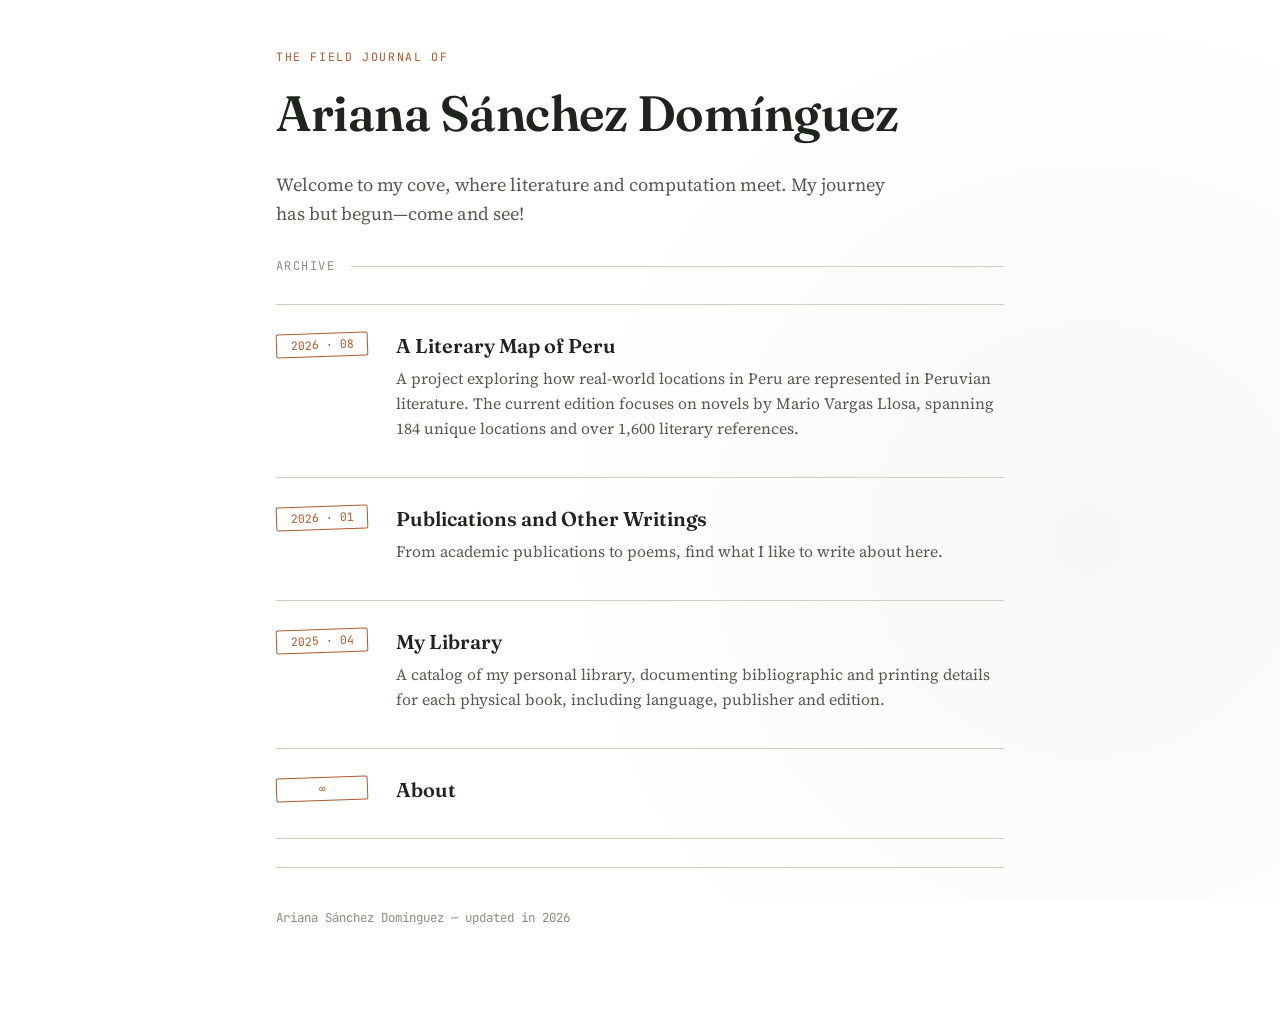
<file: index.html>
<!DOCTYPE html>
<html lang="es">
<head>
<meta charset="UTF-8">
<meta name="viewport" content="width=device-width, initial-scale=1.0">
<title>Ariana Sánchez Domínguez</title>
<meta name="description" content="A field journal documenting my personal projects at the intersection of literature and computation.">

<!-- Tipografías: sustituye si prefieres otras -->
<link rel="preconnect" href="https://fonts.googleapis.com">
<link rel="preconnect" href="https://fonts.gstatic.com" crossorigin>
<link href="https://fonts.googleapis.com/css2?family=Fraunces:opsz,wght@9..144,500;9..144,600&family=Source+Serif+4:opsz,wght@8..60,400;8..60,600&family=JetBrains+Mono:wght@400;500&display=swap" rel="stylesheet">

<link rel="stylesheet" href="styles.css">
</head>
<body>

<div class="wrap">

  <!-- ===================== CABECERA ===================== -->
  <header class="site-header">
    <span class="kicker">The field journal of</span>
    <h1>Ariana Sánchez Domínguez</h1>
    <p class="tagline">
      Welcome to my cove, where literature and computation meet. My journey has but begun—come and see!
    </p>
 </header>

  <!-- ===================== ARCHIVO DE ENTRADAS ===================== -->
  <p class="section-label">Archive</p>

  <ul class="archive">

    <!--
      Cada <li class="entry"> es un proyecto o pasión.
      - El "stamp" es la fecha o el número de entrada (ej. "2026 · 01")
      - El título enlaza a una página propia (usa proyecto-ejemplo.html como plantilla)
      - Los tags describen el tipo de proyecto
    -->

    <li class="entry">
      <span class="stamp">2026 · 08</span>
      <div class="entry-body">
        <h3><a href="literary-map.html">A Literary Map of Peru</a></h3>
        <p>A project exploring how real-world locations in Peru are represented in Peruvian literature. The current edition focuses on novels by Mario Vargas Llosa, spanning 184 unique locations and over 1,600 literary references.</p>
      </div>
    </li>

    <li class="entry">
      <span class="stamp">2026 · 01</span>
      <div class="entry-body">
        <h3><a href="publications-writings.html">Publications and Other Writings</a></h3>
        <p>From academic publications to poems, find what I like to write about here.</p>
      </div>
    </li>

    <li class="entry">
      <span class="stamp">2025 · 04</span>
      <div class="entry-body">
        <h3><a href="my-library.html">My Library</a></h3>
        <p>A catalog of my personal library, documenting bibliographic and printing details for each physical book, including language, publisher and edition.</p>
      </div>
    </li>

       <li class="entry">
      <span class="stamp">&infin;</span>
      <div class="entry-body">
        <h3><a href="about.html">About</a></h3>
      </div>
    </li>
    <!-- Copia un bloque <li class="entry">…</li> completo para cada nueva entrada -->

  </ul>

  <footer class="site-footer">
    <p>Ariana Sánchez Domínguez — updated in 2026</p>
  </footer>

</div>

</body>
</html>
</file>
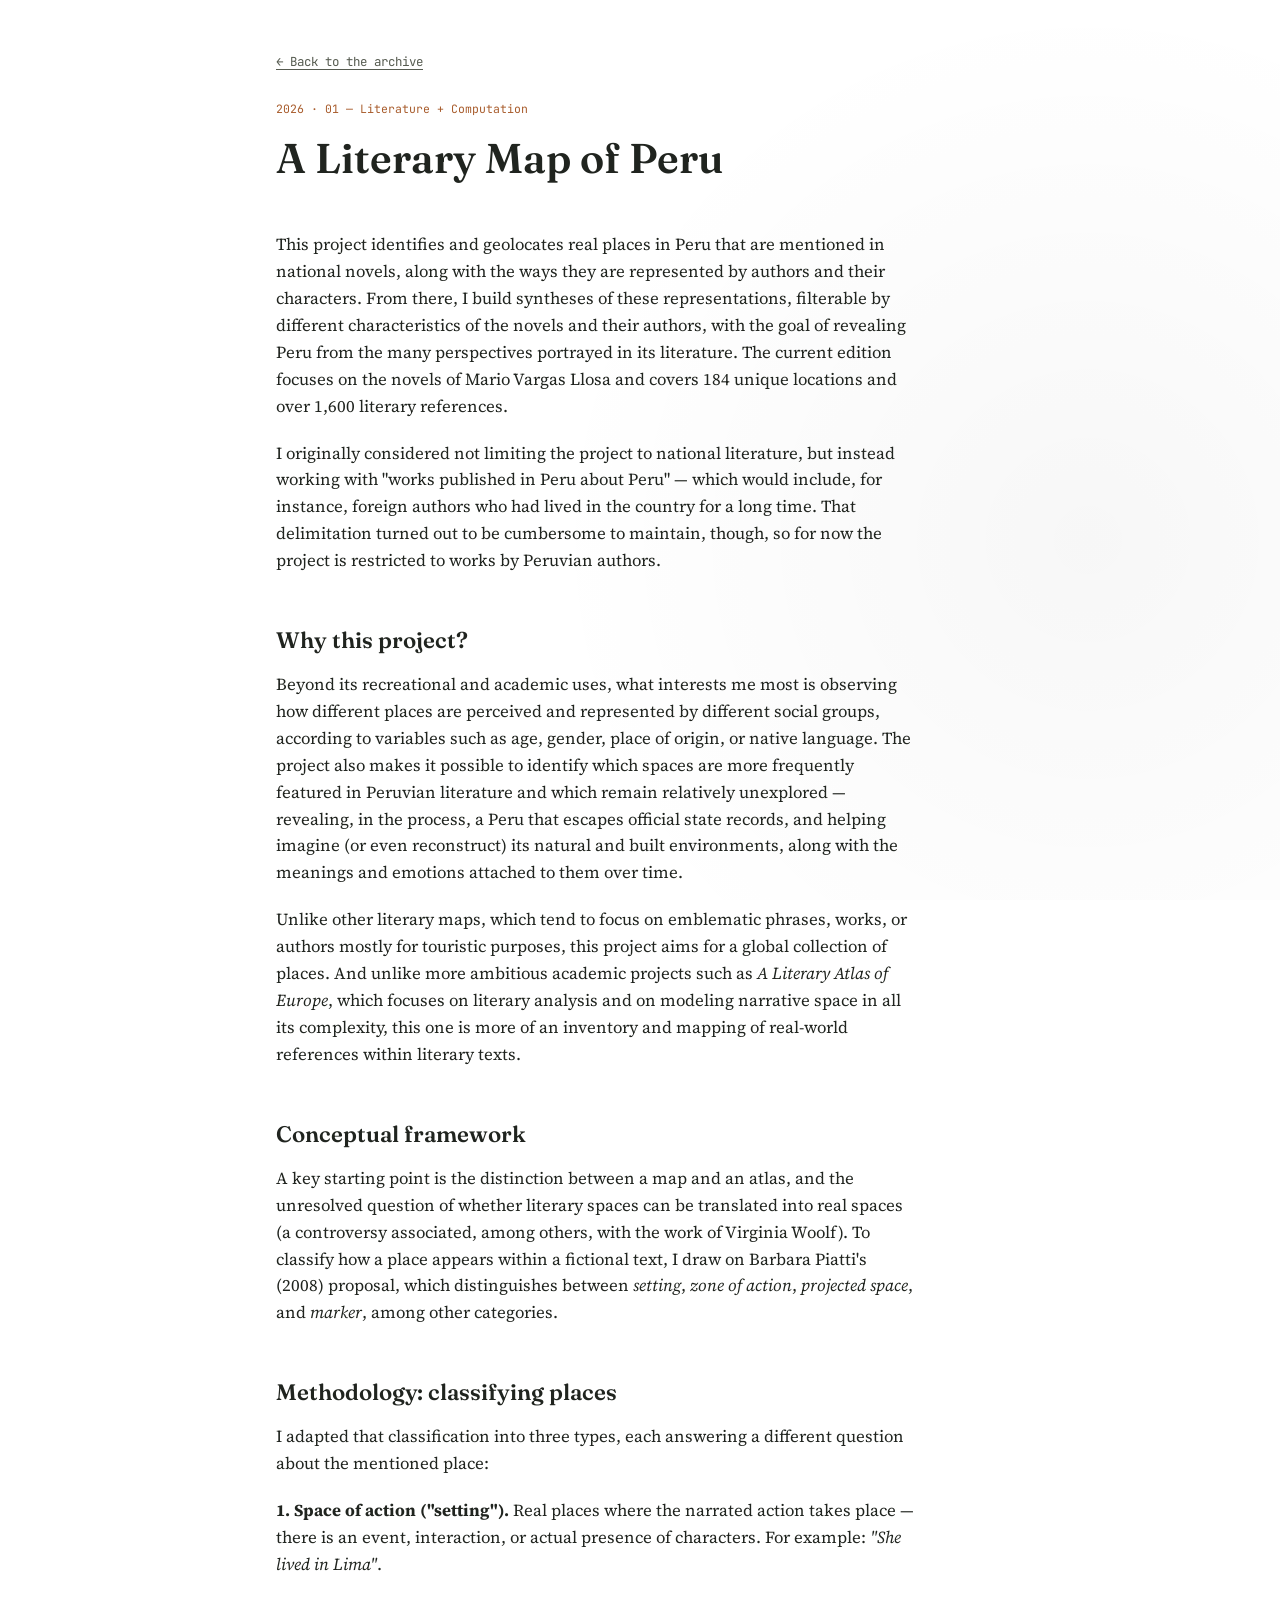
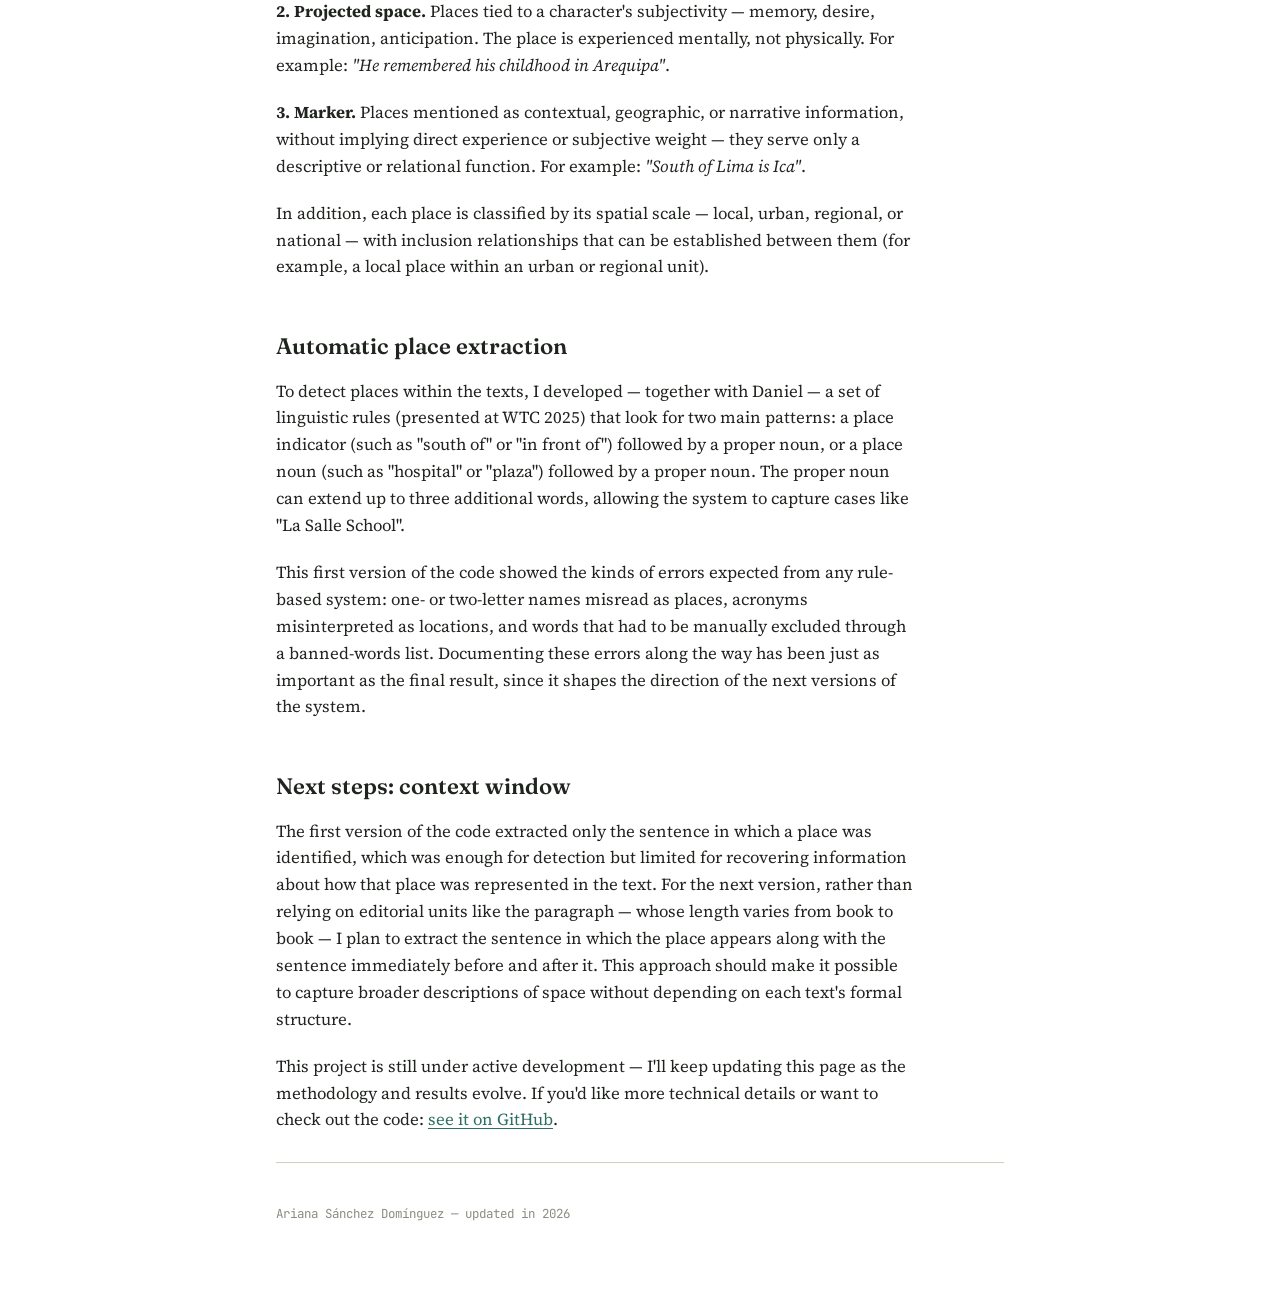
<file: proyecto-ejemplo.html>
<!DOCTYPE html>
<html lang="en">
<head>
<meta charset="UTF-8">
<meta name="viewport" content="width=device-width, initial-scale=1.0">
<title>A Literary Map of Peru — Ariana Sánchez Domínguez</title>
<meta name="description" content="A literary atlas that identifies and geolocates real places in Peru mentioned in national novels.">

<link rel="preconnect" href="https://fonts.googleapis.com">
<link rel="preconnect" href="https://fonts.gstatic.com" crossorigin>
<link href="https://fonts.googleapis.com/css2?family=Fraunces:opsz,wght@9..144,500;9..144,600&family=Source+Serif+4:opsz,wght@8..60,400;8..60,600&family=JetBrains+Mono:wght@400;500&display=swap" rel="stylesheet">

<link rel="stylesheet" href="styles.css">
</head>
<body>

<div class="wrap">

  <header class="post-header">
    <a class="back" href="index.html">&larr; Back to the archive</a>
    <span class="stamp">2026 · 01 — Literature + Computation</span>
    <h1>A Literary Map of Peru</h1>
  </header>

  <article class="post-body">

    <p>
      This project identifies and geolocates real places in Peru that are
      mentioned in national novels, along with the ways they are represented
      by authors and their characters. From there, I build syntheses of these
      representations, filterable by different characteristics of the novels
      and their authors, with the goal of revealing Peru from the many
      perspectives portrayed in its literature. The current edition focuses
      on the novels of Mario Vargas Llosa and covers 184 unique locations and
      over 1,600 literary references.
    </p>

    <p>
      I originally considered not limiting the project to national
      literature, but instead working with "works published in Peru about
      Peru" — which would include, for instance, foreign authors who had
      lived in the country for a long time. That delimitation turned out to
      be cumbersome to maintain, though, so for now the project is
      restricted to works by Peruvian authors.
    </p>

    <h2>Why this project?</h2>

    <p>
      Beyond its recreational and academic uses, what interests me most is
      observing how different places are perceived and represented by
      different social groups, according to variables such as age, gender,
      place of origin, or native language. The project also makes it
      possible to identify which spaces are more frequently featured in
      Peruvian literature and which remain relatively unexplored — revealing,
      in the process, a Peru that escapes official state records, and
      helping imagine (or even reconstruct) its natural and built
      environments, along with the meanings and emotions attached to them
      over time.
    </p>

    <p>
      Unlike other literary maps, which tend to focus on emblematic phrases,
      works, or authors mostly for touristic purposes, this project aims for
      a global collection of places. And unlike more ambitious academic
      projects such as <em>A Literary Atlas of Europe</em>, which focuses on
      literary analysis and on modeling narrative space in all its
      complexity, this one is more of an inventory and mapping of real-world
      references within literary texts.
    </p>

    <h2>Conceptual framework</h2>

    <p>
      A key starting point is the distinction between a map and an atlas,
      and the unresolved question of whether literary spaces can be
      translated into real spaces (a controversy associated, among others,
      with the work of Virginia Woolf). To classify how a place appears
      within a fictional text, I draw on Barbara Piatti's (2008) proposal,
      which distinguishes between <em>setting</em>, <em>zone of action</em>,
      <em>projected space</em>, and <em>marker</em>, among other categories.
    </p>

    <h2>Methodology: classifying places</h2>

    <p>
      I adapted that classification into three types, each answering a
      different question about the mentioned place:
    </p>

    <p>
      <strong>1. Space of action ("setting").</strong> Real places where the
      narrated action takes place — there is an event, interaction, or
      actual presence of characters. For example: <em>"She lived in
      Lima"</em>.
    </p>

    <p>
      <strong>2. Projected space.</strong> Places tied to a character's
      subjectivity — memory, desire, imagination, anticipation. The place is
      experienced mentally, not physically. For example: <em>"He remembered
      his childhood in Arequipa"</em>.
    </p>

    <p>
      <strong>3. Marker.</strong> Places mentioned as contextual,
      geographic, or narrative information, without implying direct
      experience or subjective weight — they serve only a descriptive or
      relational function. For example: <em>"South of Lima is Ica"</em>.
    </p>

    <p>
      In addition, each place is classified by its spatial scale — local,
      urban, regional, or national — with inclusion relationships that can
      be established between them (for example, a local place within an
      urban or regional unit).
    </p>

    <h2>Automatic place extraction</h2>

    <p>
      To detect places within the texts, I developed — together with
      Daniel — a set of linguistic rules (presented at WTC 2025) that look
      for two main patterns: a place indicator (such as "south of" or "in
      front of") followed by a proper noun, or a place noun (such as
      "hospital" or "plaza") followed by a proper noun. The proper noun can
      extend up to three additional words, allowing the system to capture
      cases like "La Salle School".
    </p>

    <p>
      This first version of the code showed the kinds of errors expected
      from any rule-based system: one- or two-letter names misread as
      places, acronyms misinterpreted as locations, and words that had to be
      manually excluded through a banned-words list. Documenting these
      errors along the way has been just as important as the final result,
      since it shapes the direction of the next versions of the system.
    </p>

    <h2>Next steps: context window</h2>

    <p>
      The first version of the code extracted only the sentence in which a
      place was identified, which was enough for detection but limited for
      recovering information about how that place was represented in the
      text. For the next version, rather than relying on editorial units
      like the paragraph — whose length varies from book to book — I plan to
      extract the sentence in which the place appears along with the
      sentence immediately before and after it. This approach should make it
      possible to capture broader descriptions of space without depending on
      each text's formal structure.
    </p>

    <p>
      This project is still under active development — I'll keep updating
      this page as the methodology and results evolve. If you'd like more
      technical details or want to check out the code:
      <a href="https://github.com/tu-usuario" target="_blank" rel="noopener">see it on GitHub</a>.
    </p>

  </article>

  <footer class="site-footer">
    <p>Ariana Sánchez Domínguez — updated in 2026</p>
  </footer>

</div>

</body>
</html>
</file>
<file: styles.css>
/* =============================================================
   Design system — Personal field journal
   Palette: aged paper + dark green ink + rust-colored stamp accent
   ============================================================= */

:root {
  --paper: #ffffff;
  --paper-raised: #ffffff;
  --line: #d3cfc0;
  --ink: #20241f;
  --ink-soft: #565b50;
  --ink-faint: #8a8d80;
  --accent: #2f6f62;       /* pine — links, active titles */
  --accent-soft: #4d8c7d;
  --stamp: #a85c2c;        /* stamp — entry number, dates */

  --font-display: "Fraunces", "Iowan Old Style", serif;
  --font-body: "Source Serif 4", Georgia, serif;
  --font-mono: "JetBrains Mono", ui-monospace, monospace;

  --measure: 640px;
  --space-1: 0.5rem;
  --space-2: 1rem;
  --space-3: 1.75rem;
  --space-4: 3rem;
  --space-5: 5rem;
}

* { box-sizing: border-box; }

html {
  scroll-behavior: smooth;
}

@media (prefers-reduced-motion: reduce) {
  html { scroll-behavior: auto; }
  * { animation: none !important; transition: none !important; }
}

body {
  margin: 0;
  background: var(--paper);
  color: var(--ink);
  font-family: var(--font-body);
  font-size: 1.05rem;
  line-height: 1.6;
  -webkit-font-smoothing: antialiased;
}

/* subtle paper texture via layered gradients, no image assets needed */
body {
  background-image:
    radial-gradient(circle at 20% 10%, rgba(255,255,255,0.35), transparent 40%),
    radial-gradient(circle at 85% 60%, rgba(0,0,0,0.03), transparent 45%);
  background-attachment: fixed;
}

a {
  color: var(--accent);
  text-decoration-thickness: 1px;
  text-underline-offset: 3px;
}
a:hover { color: var(--stamp); }
a:focus-visible,
button:focus-visible {
  outline: 2px solid var(--stamp);
  outline-offset: 3px;
}

.wrap {
  max-width: 760px;
  margin: 0 auto;
  padding: var(--space-4) var(--space-2) var(--space-5);
}

/* ---------- Header ---------- */

.site-header {
  margin-bottom: var(--space-3); /* was --space-5, reduced per your request */
}

.site-header .kicker {
  font-family: var(--font-mono);
  font-size: 0.72rem;
  letter-spacing: 0.14em;
  text-transform: uppercase;
  color: var(--stamp);
  display: block;
  margin-bottom: var(--space-1);
}

.site-header h1 {
  font-family: var(--font-display);
  font-optical-sizing: auto;
  font-weight: 600;
  font-size: clamp(2.2rem, 5vw, 3.1rem);
  margin: 0 0 var(--space-2);
  letter-spacing: -0.01em;
  color: var(--ink);
}

.site-header p.tagline {
  max-width: var(--measure);
  color: var(--ink-soft);
  font-size: 1.15rem;
  margin: 0 0 var(--space-3);
}

.site-links {
  display: flex;
  flex-wrap: wrap;
  gap: var(--space-2) var(--space-3);
  font-family: var(--font-mono);
  font-size: 0.85rem;
}

.site-links a {
  color: var(--ink);
  border-bottom: 1px solid var(--line);
  padding-bottom: 1px;
}
.site-links a:hover { color: var(--stamp); border-color: var(--stamp); }

/* ---------- Section dividers ---------- */

.section-label {
  font-family: var(--font-mono);
  font-size: 0.75rem;
  letter-spacing: 0.12em;
  text-transform: uppercase;
  color: var(--ink-faint);
  display: flex;
  align-items: center;
  gap: var(--space-2);
  margin: var(--space-3) 0 var(--space-3); /* was --space-5 0 --space-3 */
}
.section-label::after {
  content: "";
  flex: 1;
  height: 1px;
  background: var(--line);
}

/* ---------- Archive entries (the signature element) ---------- */

.archive {
  list-style: none;
  margin: 0;
  padding: 0;
  border-top: 1px solid var(--line);
}

.entry {
  display: grid;
  grid-template-columns: 92px 1fr;
  gap: var(--space-3);
  padding: var(--space-3) 0;
  border-bottom: 1px solid var(--line);
  align-items: start;
}

.entry .stamp {
  font-family: var(--font-mono);
  font-size: 0.72rem;
  color: var(--stamp);
  border: 1px solid currentColor;
  border-radius: 2px;
  padding: 2px 6px;
  text-align: center;
  transform: rotate(-2deg);
  transition: transform 0.18s ease;
  white-space: nowrap;
  align-self: start;
}

.entry:hover .stamp { transform: rotate(0deg); }

.entry .entry-body h3 {
  font-family: var(--font-display);
  font-weight: 600;
  font-size: 1.25rem;
  margin: 0 0 0.35em;
  line-height: 1.3;
}

.entry .entry-body h3 a {
  color: var(--ink);
  text-decoration: none;
  background-image: linear-gradient(var(--accent), var(--accent));
  background-repeat: no-repeat;
  background-position: 0 100%;
  background-size: 0% 1px;
  transition: background-size 0.25s ease;
}
.entry .entry-body h3 a:hover {
  background-size: 100% 1px;
  color: var(--accent);
}

.entry .entry-body p {
  margin: 0 0 0.5em;
  color: var(--ink-soft);
  font-size: 0.98rem;
}

.entry .tags {
  font-family: var(--font-mono);
  font-size: 0.72rem;
  color: var(--ink-faint);
  letter-spacing: 0.03em;
}
.entry .tags span::after {
  content: "·";
  margin: 0 0.4em;
  color: var(--line);
}
.entry .tags span:last-child::after { content: ""; }

@media (max-width: 540px) {
  .entry { grid-template-columns: 1fr; gap: var(--space-1); }
  .entry .stamp { justify-self: start; }
}

/* ---------- Footer ---------- */

.site-footer {
  margin-top: var(--space-3); /* matches the gap used above "Archive", for equal spacing top and bottom */
  padding-top: var(--space-3);
  border-top: 1px solid var(--line);
  font-family: var(--font-mono);
  font-size: 0.78rem;
  color: var(--ink-faint);
}

/* ---------- Individual project page ---------- */

.post-header {
  margin-bottom: var(--space-4);
}

.post-header a.back {
  font-family: var(--font-mono);
  font-size: 0.78rem;
  color: var(--ink-soft);
  display: inline-block;
  margin-bottom: var(--space-3);
}

.post-header .stamp {
  font-family: var(--font-mono);
  font-size: 0.72rem;
  color: var(--stamp);
  display: block;
  margin-bottom: var(--space-2);
}

.post-header h1 {
  font-family: var(--font-display);
  font-weight: 600;
  font-size: clamp(1.9rem, 4.5vw, 2.6rem);
  margin: 0 0 var(--space-2);
  line-height: 1.2;
}

.post-body { max-width: var(--measure); }
.post-body p { margin: 0 0 1.2em; }
.post-body h2 {
  font-family: var(--font-display);
  font-weight: 600;
  font-size: 1.4rem;
  margin: var(--space-4) 0 0.6em;
}
.post-body figure { margin: var(--space-3) 0; }
.post-body img { max-width: 100%; border: 1px solid var(--line); }
.post-body figcaption {
  font-family: var(--font-mono);
  font-size: 0.75rem;
  color: var(--ink-faint);
  margin-top: 0.5em;
}

.post-body .video-embed {
  position: relative;
  width: 100%;
  aspect-ratio: 16 / 9;
  margin: var(--space-3) 0;
  border: 1px solid var(--line);
}
.post-body .video-embed iframe {
  position: absolute;
  top: 0;
  left: 0;
  width: 100%;
  height: 100%;
}
</file>
